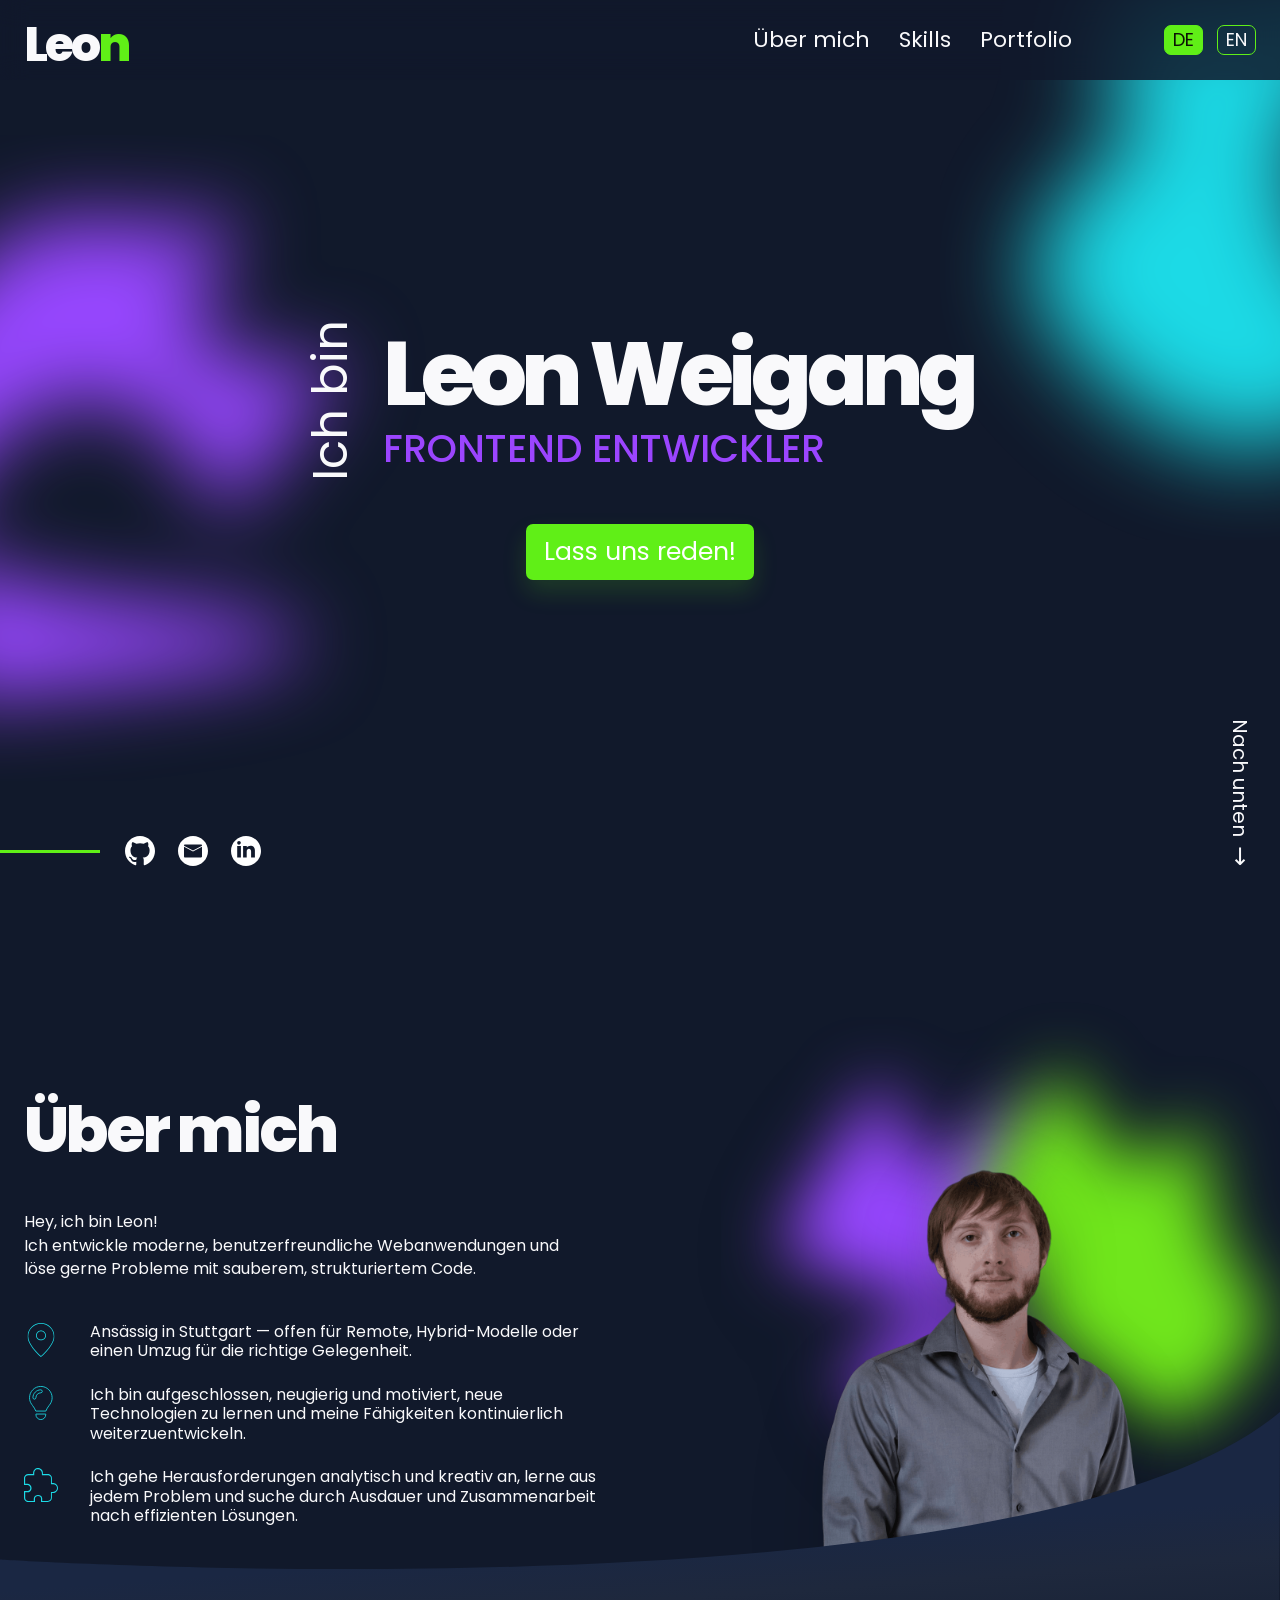
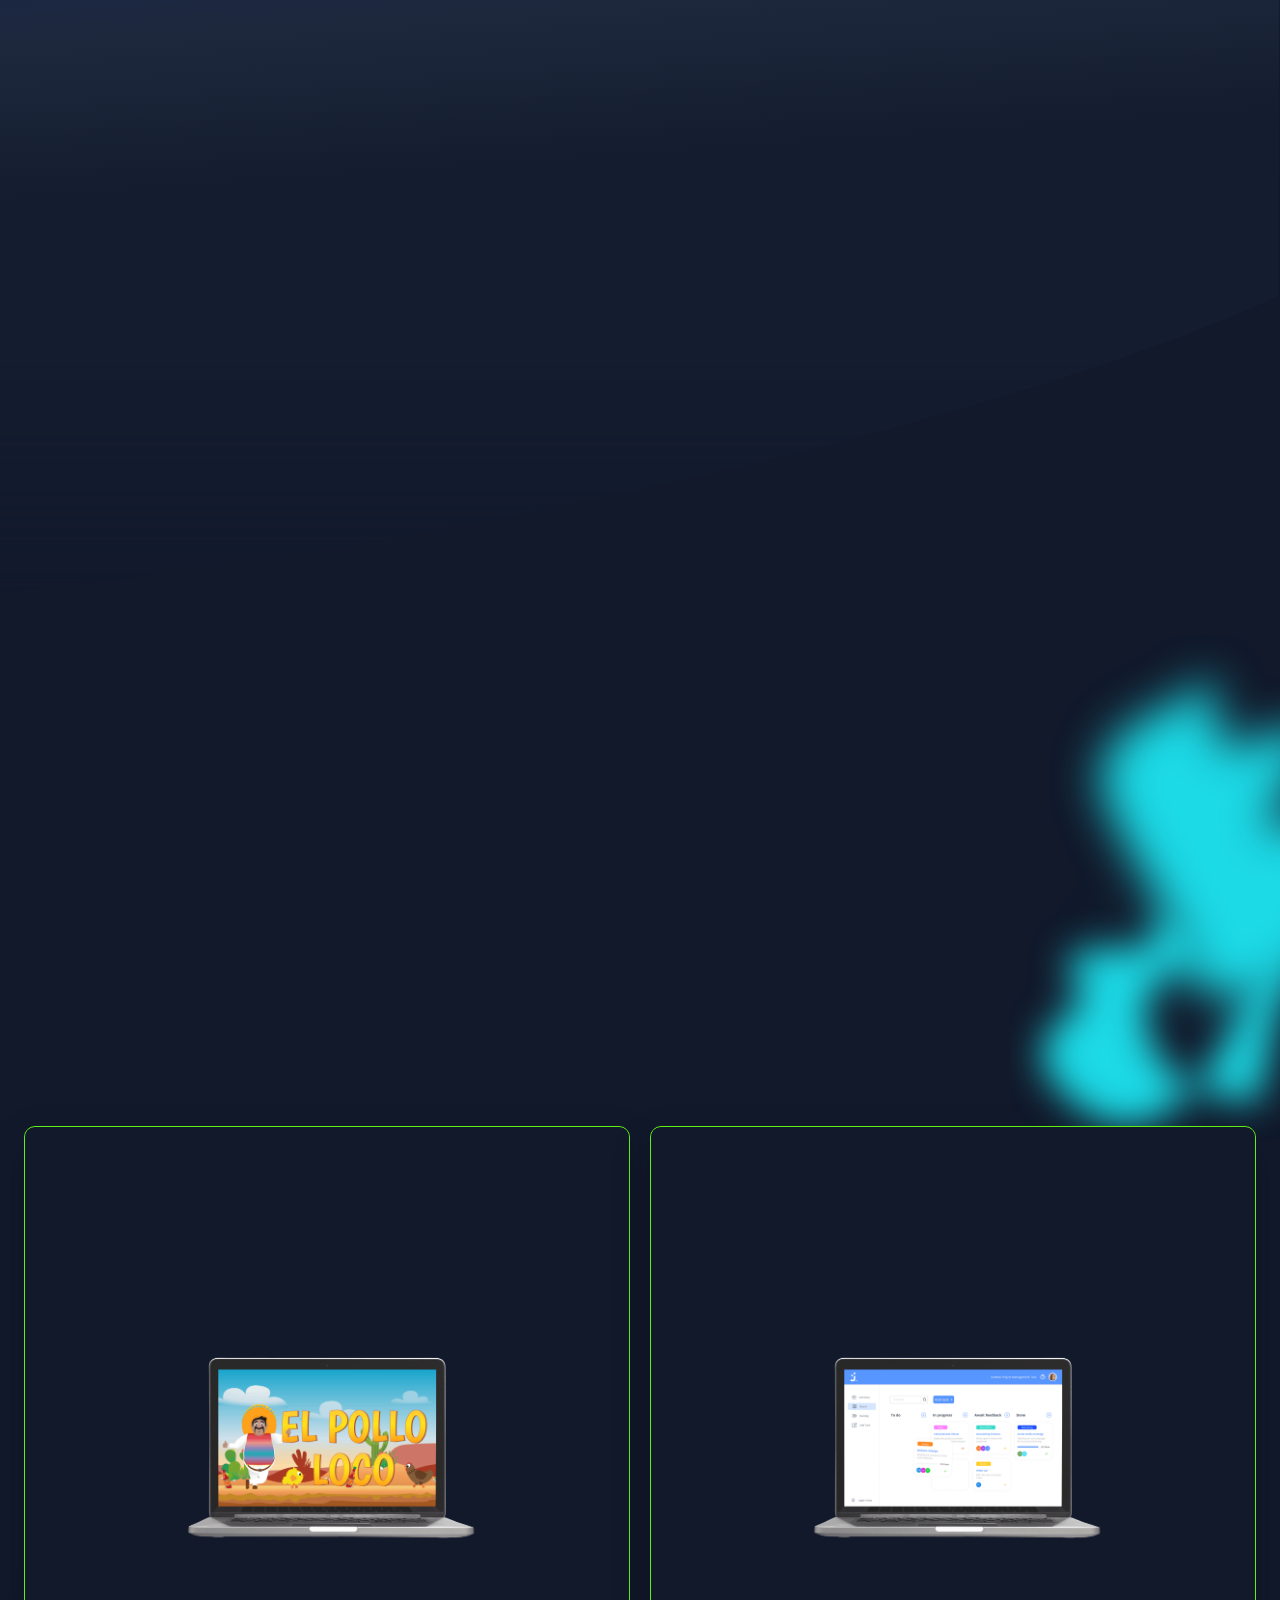
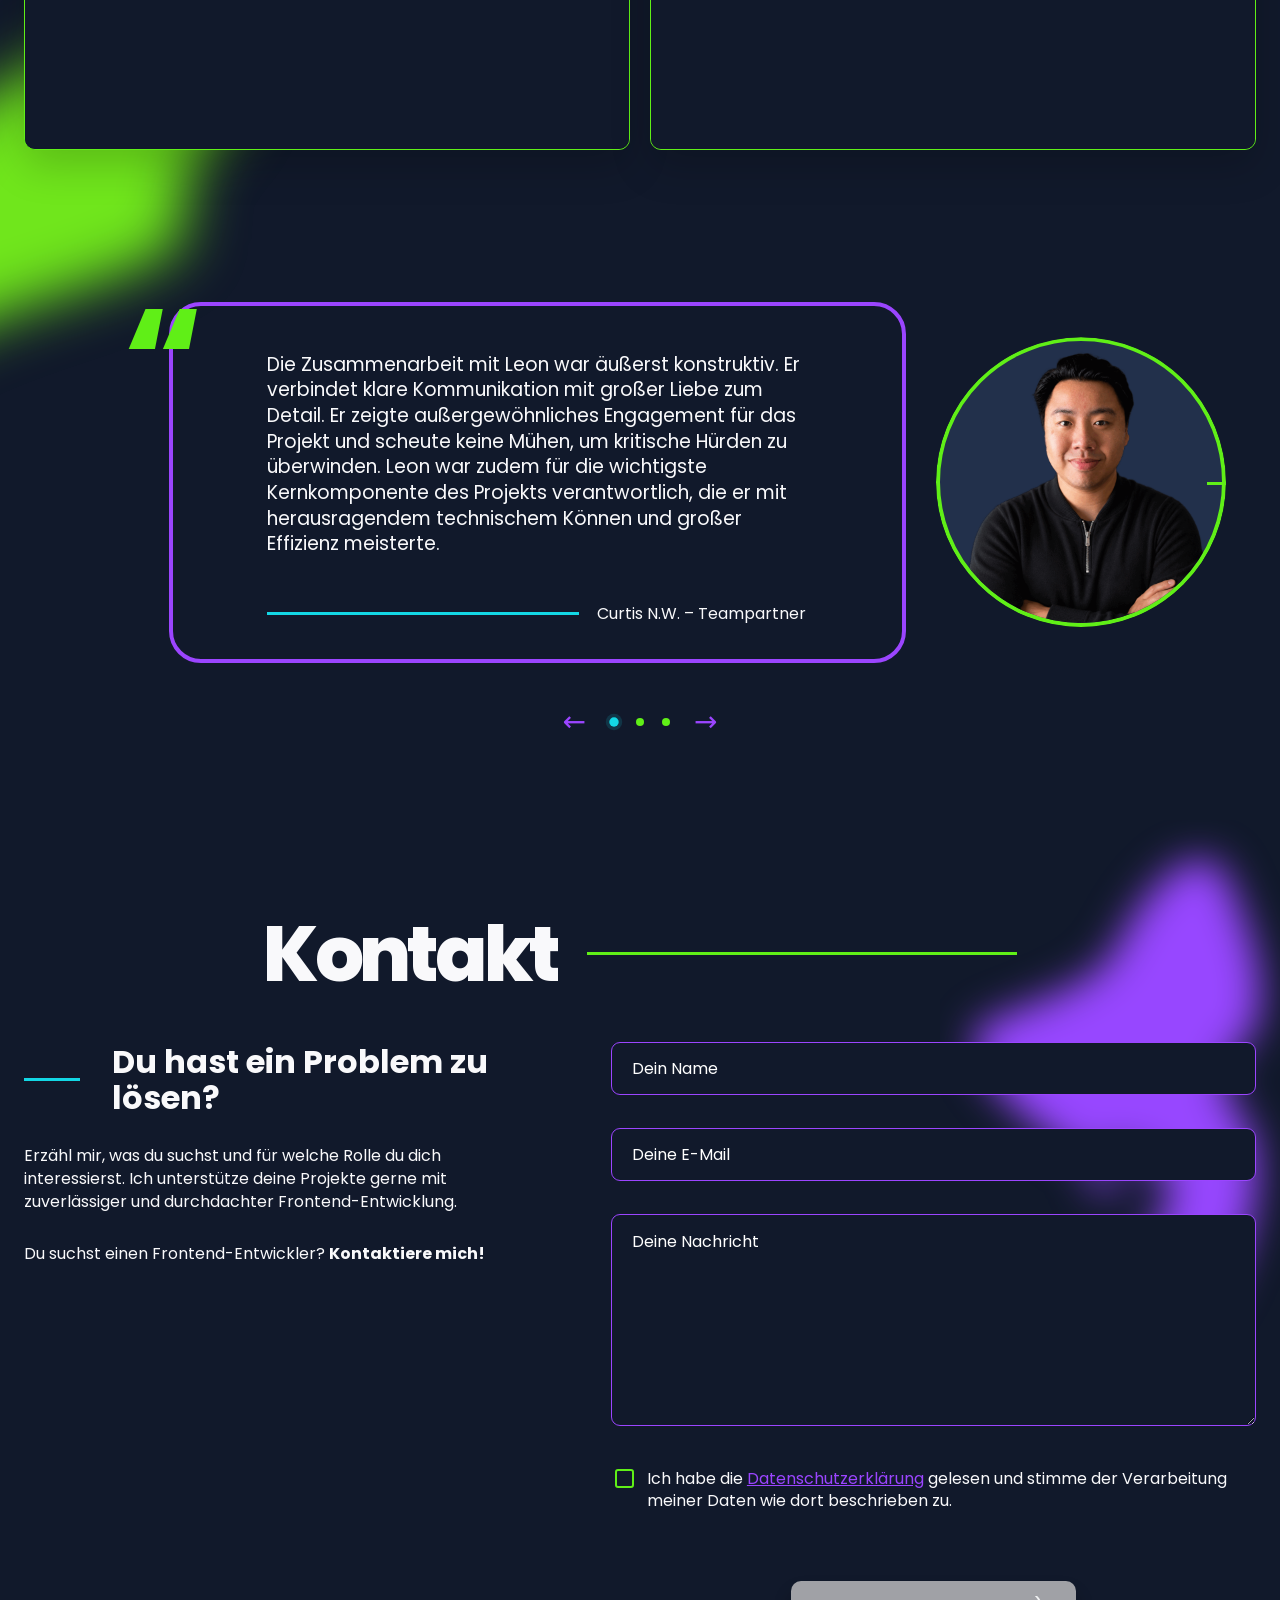
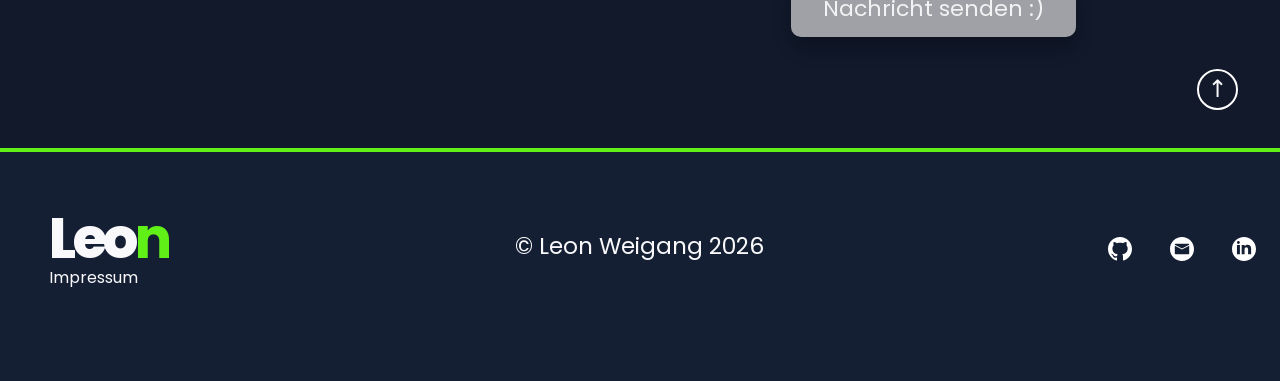
<file: index.html>
<!doctype html>
<html lang="en">

<head>
  <meta charset="utf-8">
  <meta name="viewport" content="width=device-width, initial-scale=1">
  <meta name="description" content="Portfolio of Leon Weigang, Frontend Developer.">
  <meta name="theme-color" content="#11192b">
  <title>Leon Weigang</title>
  <link rel="icon" href="assets/favicon.svg" type="image/svg+xml">
  <link rel="preconnect" href="https://fonts.googleapis.com">
  <link rel="preconnect" href="https://fonts.gstatic.com" crossorigin>
  <link href="https://fonts.googleapis.com/css2?family=Poppins:wght@400;500;600;700;800&display=swap" rel="stylesheet">
  <link rel="stylesheet" href="style.css">
  <script type="module" src="script.js"></script>
</head>

<body>
  <a class="skip-link" href="#main-content" data-i18n="skipContent">Skip to content</a>

  <header class="site-header" id="site-header">
    <div class="page-container header-inner">
      <a class="logo" href="#hero" aria-label="Leon Weigang home" data-i18n-aria="homeAria">
        <span class="logo-white">Leo</span><span class="logo-accent">n</span>
      </a>

      <nav class="desktop-nav" aria-label="Primary navigation">
        <a href="#aboutTitle" data-i18n="navAbout">About me</a>
        <a href="#skills-title" data-i18n="navSkills">Skills</a>
        <a href="#portfolio-title" data-i18n="navPortfolio">Portfolio</a>
      </nav>

      <div class="header-right">
        <div class="language-switch" aria-label="Language switcher" data-i18n-aria="languageSwitcher">
          <button type="button" class="language-button is-active" data-language="de" aria-pressed="false">DE</button>
          <button type="button" class="language-button" data-language="en" aria-pressed="true">EN</button>
        </div>
        <button class="menu-toggle" type="button" aria-expanded="false" aria-controls="mobile-menu"
          aria-label="Open menu" data-i18n-aria="menuOpen">
          <span></span><span></span><span></span>
        </button>
      </div>
    </div>
  </header>

  <aside class="mobile-menu" id="mobile-menu" aria-hidden="true">
    <nav class="mobile-nav" aria-label="Mobile navigation" data-i18n-aria="mobileNavigation">
      <a href="#aboutTitle" data-i18n="navAbout">About me</a>
      <a href="#skills-title" data-i18n="navSkills">Skills</a>
      <a href="#portfolio-title" data-i18n="navPortfolio">Portfolio</a>
      <div class="mobile-nav-footer">
        <button type="button" class="language-button" data-language="de" aria-pressed="false">DE</button>
        <button type="button" class="language-button is-active" data-language="en" aria-pressed="true">EN</button>
      </div>
    </nav>
  </aside>

  <main id="main-content">
    <section class="hero" id="hero" aria-labelledby="hero-title">
      <img class="bg-glow hero-glow-purple" src="assets/backgrounds/purple_shadow_cutted.svg" alt="" aria-hidden="true">
      <img class="bg-glow hero-glow-purple-2" src="assets/backgrounds/blue_shadow_cutted.svg" alt="" aria-hidden="true">

      <div class="page-container hero-content reveal reveal-up">
        <div class="hero-title-row">
          <p class="hero-i-am" data-i18n="heroIAm">I am</p>
          <div>
            <h1 id="hero-title">Leon Weigang</h1>
            <p class="hero-role" data-i18n="heroRole">FRONTEND DEVELOPER</p>
          </div>
        </div>
        <a class="cta-button hero-button" href="#contact" data-i18n="heroCta">Let's talk!</a>
      </div>

      <div class="hero-socials reveal reveal-left" style="--reveal-delay: .25s">
        <span class="accent-line" aria-hidden="true"></span>
        <a href="https://github.com/LeonWeigang-Dev" target="_blank" rel="noopener noreferrer" aria-label="GitHub">
          <img src="assets/hero_section/github_icon.svg" alt="">
        </a>
        <a href="mailto:maxim.orlando@web.de" aria-label="Email">
          <img src="assets/hero_section/mail_icon.svg" alt="">
        </a>
        <a href="https://www.linkedin.com/in/leon-weigang" target="_blank" rel="noopener noreferrer"
          aria-label="LinkedIn">
          <img src="assets/hero_section/linkedin_icon.svg" alt="">
        </a>
      </div>

      <a class="scroll-down" href="#about" aria-label="Scroll to About me" data-i18n-aria="scrollAbout">
        <span data-i18n="scrollDown">Scroll down</span><span class="scroll-arrow" aria-hidden="true">↓</span>
      </a>
    </section>

    <section class="about section" aria-labelledby="about-title">
      <div class="about-bg-shape" aria-hidden="true"></div>
      <div class="about-bg-green">
        <img src="assets/backgrounds/photo_shadows.svg" alt="" aria-hidden="true">
      </div>
      <div class="page-container about-grid">
        <div class="about-copy reveal reveal-left">
          <h2 class="section-title" id="aboutTitle" data-i18n="aboutTitle">About me</h2>
          <p class="lead-copy" data-i18n-html="aboutLead">Hey there, I'm Leon!<br>
            I'm a frontend developer who enjoys turning ideas into intuitive, responsive and accessible web
            experiences.<br>
            I love learning, improving my skills and creating clean solutions with attention to detail.<br><br>
            Let's connect and create something amazing together!</p>

          <ul class="about-points">
            <li>
              <img src="assets/aboutme_section/located_icon.svg" alt="" aria-hidden="true">
              <span data-i18n="aboutLocated">Where are you located? Are you open to different ways of working, such as
                working remotely or even relocating?</span>
            </li>
            <li>
              <img src="assets/aboutme_section/mindset_icon.svg" alt="" aria-hidden="true">
              <span data-i18n="aboutMindset">Show that you are open-minded. Are you enthusiastic about learning new
                technologies and continually improving your skills?</span>
            </li>
            <li>
              <img src="assets/aboutme_section/problem_icon.svg" alt="" aria-hidden="true">
              <span data-i18n="aboutProblem">A brief description of your problem-solving approach. Do you learn from
                each challenge and search for the most efficient solution? You can include keywords like: analytical
                thinking, creativity, persistence and collaboration.</span>
            </li>
          </ul>
        </div>

        <div class="about-photo-wrap reveal reveal-right" style="--reveal-delay: .1s">
          <img class="about-photo" src="assets/aboutme_section/leon_foto.png" alt="Portrait of Leon Weigang">
        </div>
      </div>
    </section>

    <section class="skills section" id="skills" aria-labelledby="skills-title">
      <img class="skills-bg-image" src="assets/skills_section/bg_skills_about_section.svg" alt="" aria-hidden="true">
      <img class="skills-cyan-glow" src="assets/backgrounds/blue_shadow_2.svg" alt="" aria-hidden="true">
      <div class="page-container skills-grid">
        <div class="skills-list reveal reveal-left">
          <div class="skill-item"><img src="assets/skills_section/html_icon.svg" alt=""><strong>HTML</strong></div>
          <div class="skill-item"><img src="assets/skills_section/css_icon.svg" alt=""><strong>CSS</strong></div>
          <div class="skill-item"><img src="assets/skills_section/javascript_icon.svg"
              alt=""><strong>JavaScript</strong></div>
          <div class="skill-item"><img src="assets/skills_section/typescript_icon.svg"
              alt=""><strong>TypeScript</strong></div>
          <div class="skill-item"><img src="assets/skills_section/angular_icon.svg" alt=""><strong>Angular</strong>
          </div>
          <div class="skill-item"><img src="assets/skills_section/supabase_icon.svg" alt=""><strong>Supabase</strong>
          </div>
          <div class="skill-item"><img src="assets/skills_section/firebase_icon.svg" alt=""><strong>Firebase</strong>
          </div>
          <div class="skill-item"><img src="assets/skills_section/git_icon.svg" alt=""><strong>Git</strong></div>
          <div class="skill-item"><img src="assets/skills_section/api_icon.svg" alt=""><strong>REST-API</strong></div>
          <div class="skill-item"><img src="assets/skills_section/scrum_icon.svg" alt=""><strong>Scrum</strong></div>
          <div class="skill-item"><img src="assets/skills_section/material_design_icon.svg"
              alt=""><strong>Material<br>design</strong></div>
          <div class="skill-item learning" tabindex="0" aria-describedby="learning-popup">
            <img src="assets/skills_section/more_learning_icon.svg" alt="">
            <strong>Continually<br>learning</strong>
            <div class="skill-learning-popup" id="learning-popup" role="tooltip" aria-hidden="true">
              <p data-i18n="learningPopup">I have a special interest in learning</p>
              <div class="skill-learning-popup-items">
                <span data-i18n="learningPython">Python</span>
                <span data-i18n="learningKi">Ki</span>
              </div>
            </div>
          </div>
        </div>

        <div class="skills-copy reveal reveal-right">
          <div class="title-with-line">
            <h2 class="section-title" id="skills-title" data-i18n="skillsTitle">Skills</h2>
            <span aria-hidden="true"></span>
          </div>
          <p data-i18n="skillsText">Highlight your experience of working on different projects using different front-end
            technologies (such as HTML, CSS, JavaScript, etc.) and emphasise your openness to learning and adapting to
            new technologies. Mention the importance of continuing education to keep up with the rapid changes in web
            development.</p>
          <h3 data-i18n-html="skillsQuestion">Looking for <span>another skill?</span></h3>
          <p data-i18n="skillsQuestionText">Reveal enthusiasm for learning new technologies and frameworks.</p>
          <a class="cta-button" href="#contact" data-i18n="getInTouch">Get in touch</a>
        </div>
      </div>
    </section>

    <section class="portfolio section" id="portfolio" aria-labelledby="portfolio-title">
      <img class="portfolio-cyan" src="assets/backgrounds/blue_shadow_1.svg" alt="" aria-hidden="true">
      <img class="portfolio-green" src="assets/backgrounds/green_shadow_skills_portfolio.svg" alt="" aria-hidden="true">
      <div class="page-container portfolio-inner">
        <div class="portfolio-heading reveal reveal-left">
          <div class="heading-accent" aria-hidden="true"></div>
          <div>
            <h2 class="section-title" id="portfolio-title" data-i18n="portfolioTitle">Portfolio</h2>
            <p data-i18n-html="portfolioText">Explore a selection of my work here – Interact with projects<br
                class="desktop-only"> to see my skills in action.</p>
          </div>
        </div>

        <div class="portfolio-grid">
          <article class="project-card reveal reveal-up" style="--reveal-delay: .05s">
            <img class="project-image" src="assets/portfolio_section/elpolloloco_portfolio.png"
              alt="El Pollo Loco project preview" data-i18n-alt="altElPolloLoco">
            <div class="project-hover project-overlay">
              <div class="project-actions">
                <a class="project-button project-button-github" href="https://github.com/LeonWeigang-Dev/el_pollo_loco"
                  target="_blank" rel="noopener noreferrer" data-i18n="github">Github</a>
                <a class="project-button project-button-live" href="https://www.el-pollo-loco.leon-weigang.de/"
                  target="_blank" rel="noopener noreferrer" data-i18n="liveTest">Live test</a>
              </div>
              <div class="project-info">
                <h3 data-i18n="projectElPolloLocoTitle">El Pollo Loco</h3>
                <p data-i18n="projectElPolloLocoDescription">Jump, run and throw game based on object-oriented approach.
                  Help Pepe to find coins and tabasco salsa to fight against the crazy hen.</p>
                <p class="project-tech" data-i18n="projectElPolloLocoTech">JavaScript | HTML | CSS</p>
              </div>
            </div>
          </article>

          <article class="project-card reveal reveal-up" style="--reveal-delay: .1s">
            <img class="project-image" src="assets/portfolio_section/join_portfolio.png" alt="JOIN project preview"
              data-i18n-alt="altJoin">
            <div class="project-hover project-overlay">
              <div class="project-actions">
                <a class="project-button project-button-github" href="https://github.com/LeonWeigang-Dev/join"
                  target="_blank" rel="noopener noreferrer" data-i18n="github">Github</a>
                <a class="project-button project-button-live" href="https://www.join.leon-weigang.de/" target="_blank"
                  rel="noopener noreferrer" data-i18n="liveTest">Live test</a>
              </div>
              <div class="project-info">
                <h3 data-i18n="projectJoinTitle">Join</h3>
                <p data-i18n="projectJoinDescription">Task manager inspired by the Kanban System. Create and organize
                  tasks using drag and drop functions, assign users and categories.</p>
                <p class="project-tech" data-i18n="projectJoinTech">Angular | TypeScript | HTML | CSS | Firebase</p>
              </div>
            </div>
          </article>

          <!-- <article class="project-card reveal reveal-up" style="--reveal-delay: .15s">
            <img class="project-image" src="assets/portfolio_section/daBubble_portfolio.png"
              alt="daBubble project preview" data-i18n-alt="altDaBubble">
            <div class="project-hover project-overlay">
              <div class="project-actions">
                <a class="project-button project-button-github" href="#"
                  aria-disabled="true" data-i18n="github">Github</a>
                <a class="project-button project-button-live" href="#"
                  aria-disabled="true" data-i18n="liveTest">Live test</a>
              </div>
              <div class="project-info">
                <h3 data-i18n="projectDaBubbleTitle">daBubble</h3>
                <p data-i18n="projectPlaceholderDescription">Add the project description here.</p>
                <p class="project-tech" data-i18n="projectPlaceholderTech">Add technologies here.</p>
              </div>
            </div>
          </article> -->

          <!-- <article class="project-card reveal reveal-up" style="--reveal-delay: .2s">
            <img class="project-image" src="assets/portfolio_section/pokedex_portfolio.png"
              alt="Pokédex project preview" data-i18n-alt="altPokedex">
            <div class="project-hover project-overlay">
              <div class="project-actions">
                <a class="project-button project-button-github" href="#"
                  aria-disabled="true" data-i18n="github">Github</a>
                <a class="project-button project-button-live" href="#"
                  aria-disabled="true" data-i18n="liveTest">Live test</a>
              </div>
              <div class="project-info">
                <h3 data-i18n="projectPokedexTitle">Pokédex</h3>
                <p data-i18n="projectPlaceholderDescription">Add the project description here.</p>
                <p class="project-tech" data-i18n="projectPlaceholderTech">Add technologies here.</p>
              </div>
            </div>
          </article> -->
        </div>
      </div>
    </section>

    <section class="testimonial section" aria-labelledby="testimonial-title">
      <h2 id="testimonial-title" class="sr-only" data-i18n="testimonialSection">Testimonials</h2>
      <div class="page-container testimonial-inner reveal reveal-up">
        <div class="quote-mark" aria-hidden="true">“</div>
        <article class="testimonial-card" aria-live="polite">
          <p data-testimonial-text>Working with Leon was highly constructive. He combines clear communication with a
            strong attention to detail. He demonstrated exceptional commitment to the project, regularly going the extra
            mile to resolve critical hurdles. Leon was also responsible for the project's most substantial core
            component,
            which he mastered with outstanding technical skill and efficiency.</p>
          <div class="testimonial-author-line">
            <span></span>
            <span data-testimonial-author>Curtis N.W. - Team Partner</span>
          </div>
        </article>
        <div class="testimonial-person">
          <img src="assets/testimonial_section/curtis.png" alt="testimonial portrait" data-testimonial-image>
        </div>
      </div>
      <div class="testimonial-controls" aria-label="Testimonial controls" data-i18n-aria="testimonialControls">
        <button type="button" aria-label="Previous testimonial" data-i18n-aria="previousTestimonial">←</button>
        <button type="button" class="dot is-active" aria-label="Testimonial 1" data-testimonial-index="0"></button>
        <button type="button" class="dot" aria-label="Testimonial 2" data-testimonial-index="1"></button>
        <button type="button" class="dot" aria-label="Testimonial 3" data-testimonial-index="2"></button>
        <button type="button" aria-label="Next testimonial" data-i18n-aria="nextTestimonial">→</button>
      </div>
    </section>

    <section class="contact section" id="contact" aria-labelledby="contact-title">
      <img class="contact-purple" src="assets/backgrounds/purple_shadow_footer_V2.svg" alt="" aria-hidden="true">
      <div class="page-container contact-inner">
        <div class="contact-heading reveal reveal-up">
          <h2 class="section-title" id="contact-title" data-i18n="contactTitle">Contact</h2>
          <span aria-hidden="true"></span>
        </div>
        <div class="contact-grid">
          <div class="contact-copy reveal reveal-left">
            <div class="contact-copy-title"><span aria-hidden="true"></span>
              <h3 data-i18n="contactHeading">Got a problem to solve?</h3>
            </div>
            <p data-i18n="contactText">Encourage people to contact you and describe what role you are interested in.
              Show that you will add value to their projects through your work.</p>
            <p data-i18n-html="contactCta">Need a Frontend developer? <strong>Contact me!</strong></p>
          </div>

          <form class="contact-form reveal reveal-right" id="contact-form" action="send_mail.php" method="post"
            novalidate>
            <label>
              <span class="sr-only" data-i18n="nameLabel">Your name</span>
              <input id="name" name="name" type="text" autocomplete="name" placeholder="Your name"
                data-i18n-placeholder="namePlaceholder" minlength="2" required>
            </label>
            <p class="field-error" id="name-error" aria-live="polite"></p>
            <label>
              <span class="sr-only" data-i18n="emailLabel">Your email</span>
              <input id="email" name="email" type="email" autocomplete="email" placeholder="Your email"
                data-i18n-placeholder="emailPlaceholder" required>
            </label>
            <p class="field-error" id="email-error" aria-live="polite"></p>
            <label>
              <span class="sr-only" data-i18n="messageLabel">Your message</span>
              <textarea id="message" name="message" rows="6" minlength="10" placeholder="Your message"
                data-i18n-placeholder="messagePlaceholder" required></textarea>
            </label>
            <p class="field-error" id="message-error" aria-live="polite"></p>
            <label class="privacy-row">
              <input id="privacy" name="privacy" type="checkbox" required>
              <span data-i18n-html="privacyConsent">I've read the <a href="privacy-policy.html">privacy policy</a> and
                agree to the processing of my data as outlined.</span>
            </label>
            <p class="field-error" id="privacy-error" aria-live="polite"></p>
            <button class="send-button" id="submit-button" type="submit" disabled data-i18n="sendMessage">Send message
              :)</button>
            <p class="form-status" id="form-status" role="status" aria-live="polite"></p>
          </form>
        </div>
        <a class="back-to-top" href="#hero" aria-label="Back to top" data-i18n-aria="backToTop">↑</a>
      </div>
    </section>
  </main>

  <footer class="footer">
    <div class="page-container footer-inner">
      <div class="footer-left">
        <a class="footer-logo" href="legal-notice.html" aria-label="Leon Weigang home"><span>Leo</span><b>n</b></a>
        <a href="legal-notice.html" data-i18n="legalNotice">Legal Notice</a>
      </div>
      <p>© Leon Weigang 2026</p>
      <div class="footer-socials">
        <a href="https://github.com/LeonWeigang-Dev" target="_blank" rel="noopener noreferrer" aria-label="GitHub"><img
            src="assets/footer_section/github_icon.svg" alt=""></a>
        <a href="mailto:maxim.orlando@web.de" aria-label="Email"><img src="assets/footer_section/mail_icon.svg"
            alt=""></a>
        <a href="https://www.linkedin.com/in/leon-weigang" target="_blank" rel="noopener noreferrer"
          aria-label="LinkedIn"><img src="assets/footer_section/linkedIn_icon.svg" alt=""></a>
      </div>
    </div>
  </footer>
</body>

</html>
</file>
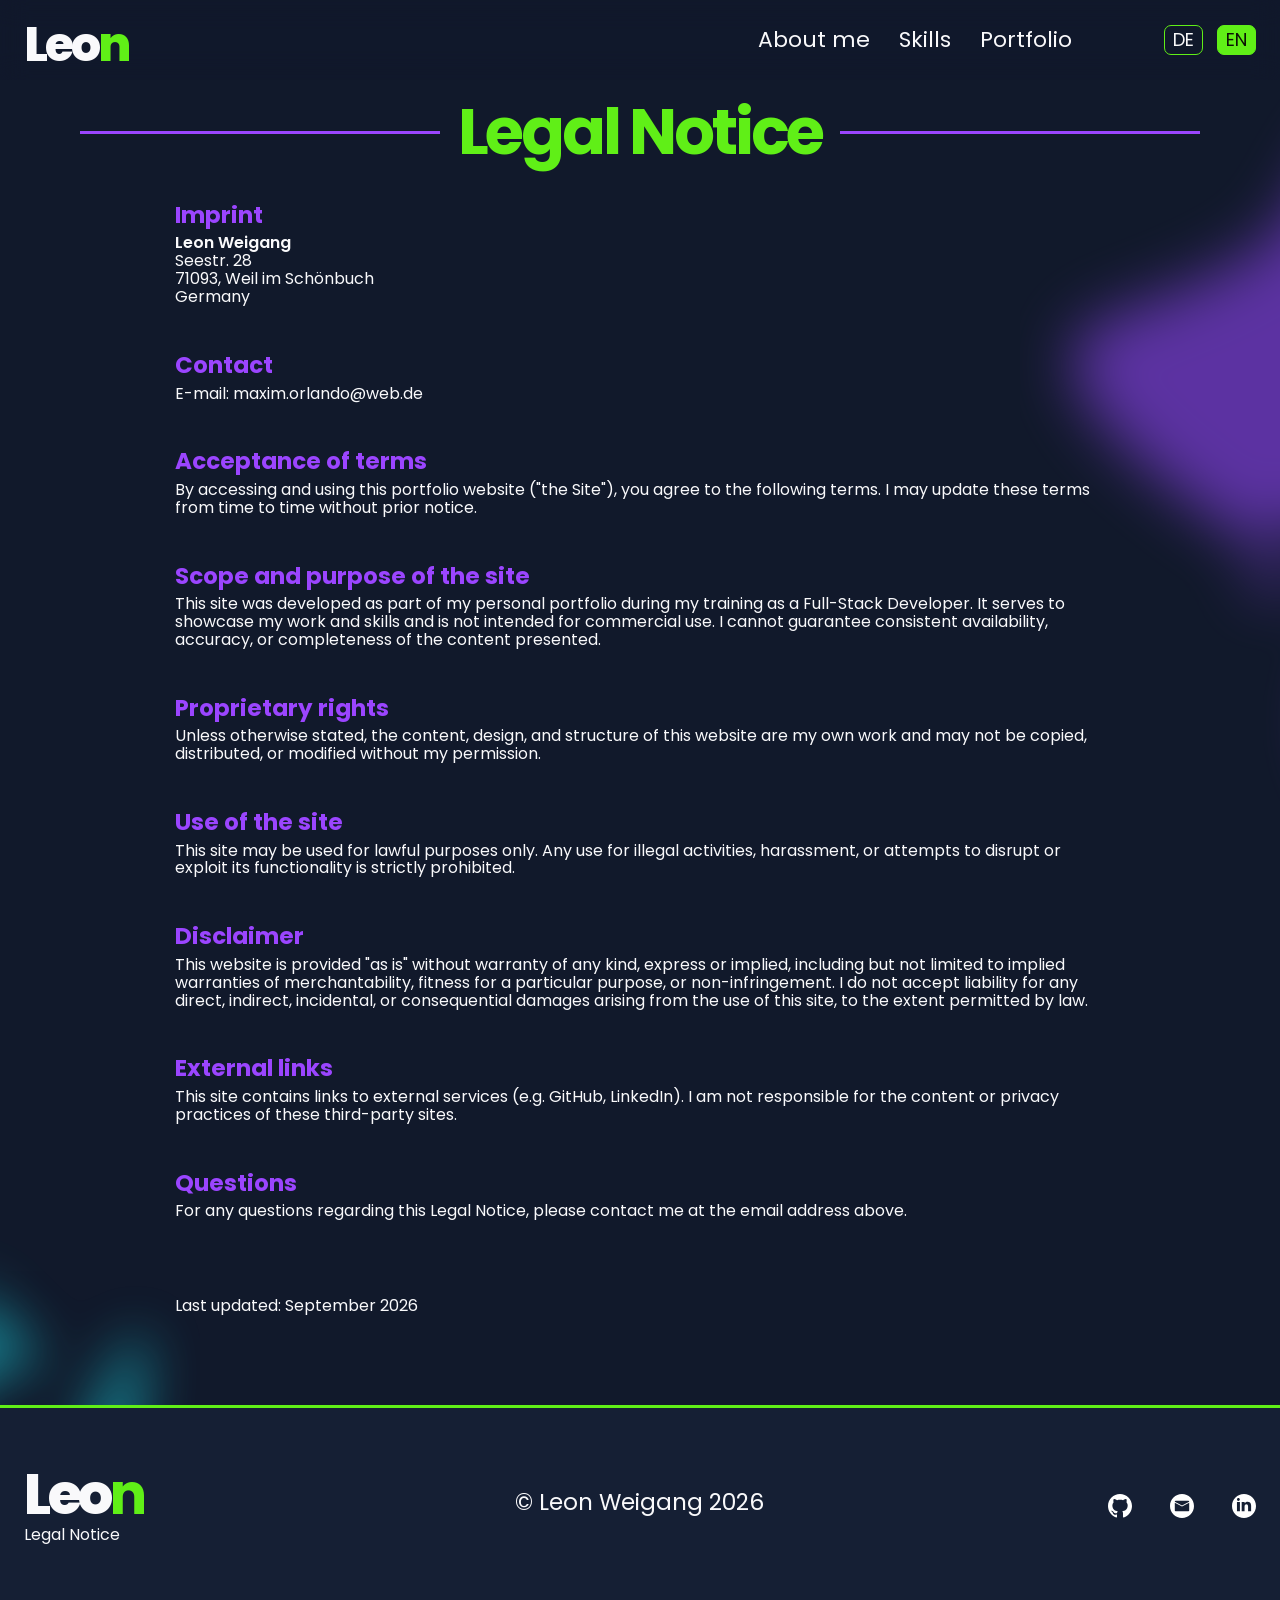
<file: legal-notice.html>
<!doctype html>
<html lang="de">

<head>
  <meta charset="utf-8">
  <meta name="viewport" content="width=device-width, initial-scale=1">
  <meta name="description" content="Impressum für die Portfolio-Webseite von Leon Weigang.">
  <meta name="theme-color" content="#11192b">
  <title>Impressum | Leon Weigang</title>
  <link rel="icon" href="assets/favicon.svg" type="image/svg+xml">
  <link rel="preconnect" href="https://fonts.googleapis.com">
  <link rel="preconnect" href="https://fonts.gstatic.com" crossorigin>
  <link href="https://fonts.googleapis.com/css2?family=Poppins:wght@400;500;600;700;800&display=swap" rel="stylesheet">
  <link rel="stylesheet" href="style.css">
  <script type="module" src="script.js"></script>
</head>

<body class="legal-page" data-page-title-key="legalPageTitle">
  <a class="skip-link" href="#legal-content" data-i18n="skipContent">Zum Inhalt springen</a>

  <header class="site-header" id="site-header">
    <div class="page-container header-inner">
      <a class="logo" href="index.html#hero" aria-label="Leon Weigang home" data-i18n-aria="homeAria">
        <span class="logo-white">Leo</span><span class="logo-accent">n</span>
      </a>
      <nav class="desktop-nav" aria-label="Primary navigation">
        <a href="index.html#about" data-i18n="navAbout">About me</a>
        <a href="index.html#skills" data-i18n="navSkills">Skills</a>
        <a href="index.html#portfolio" data-i18n="navPortfolio">Portfolio</a>
      </nav>
      <div class="header-right">
        <div class="language-switch" aria-label="Language switcher" data-i18n-aria="languageSwitcher">
          <button type="button" class="language-button" data-language="de" aria-pressed="true">DE</button>
          <button type="button" class="language-button is-active" data-language="en" aria-pressed="false">EN</button>
        </div>
        <button class="menu-toggle" type="button" aria-expanded="false" aria-controls="mobile-menu"
          aria-label="Open menu" data-i18n-aria="menuOpen">
          <span></span><span></span><span></span>
        </button>
      </div>
    </div>
  </header>

  <aside class="mobile-menu" id="mobile-menu" aria-hidden="true">
    <nav class="mobile-nav" aria-label="Mobile navigation" data-i18n-aria="mobileNavigation">
      <a href="index.html#about" data-i18n="navAbout">About me</a>
      <a href="index.html#skills" data-i18n="navSkills">Skills</a>
      <a href="index.html#portfolio" data-i18n="navPortfolio">Portfolio</a>
      <div class="mobile-nav-footer">
        <button type="button" class="language-button" data-language="de" aria-pressed="true">DE</button>
        <button type="button" class="language-button is-active" data-language="en" aria-pressed="false">EN</button>
      </div>
    </nav>
  </aside>

  <main id="legal-content" class="legal-main">
    <img class="legal-glow legal-glow-purple" src="assets/backgrounds/purple_shadow_footer_V2.svg" alt=""
      aria-hidden="true">
    <img class="legal-glow legal-glow-cyan" src="assets/backgrounds/blue_shadow_1.svg" alt="" aria-hidden="true">

    <div class="page-container legal-shell">
      <header class="legal-heading reveal reveal-up">
        <div class="heading-accent" aria-hidden="true"></div>
        <div>
          <p class="legal-kicker">Leon Weigang · Frontend Developer</p>
          <h1 data-i18n="legalTitle">Legal Notice</h1>
        </div>
      </header>

      <article class="legal-content reveal reveal-up">
        <section class="legal-card">
          <span class="legal-card-number" aria-hidden="true">01</span>
          <h2 data-i18n="legalImprintHeading">Imprint</h2>
          <p><strong>Leon Weigang</strong><br>Seestr. 28<br>71093, Weil im Schönbuch<br>Germany</p>
        </section>

        <section class="legal-card">
          <span class="legal-card-number" aria-hidden="true">02</span>
          <h2 data-i18n="legalContactHeading">Contact</h2>
          <p>E-mail: maxim.orlando@web.de</p>
        </section>

        <section class="legal-card">
          <span class="legal-card-number" aria-hidden="true">03</span>
          <h2 data-i18n="acceptanceOfTerms">Acceptance of terms</h2>
          <p data-i18n="acceptanceOfTermsText">By accessing and using this portfolio website ("the Site"), you agree to
            the following terms. I may update these terms from time to time without prior notice.
          </p>
        </section>

        <section class="legal-card">
          <span class="legal-card-number" aria-hidden="true">03</span>
          <h2 data-i18n="scopeAndPurposeOfThesite">Scope and purpose of the site</h2>
          <p data-i18n="scopeAndPurposeOfThesiteText">This site was developed as part of my personal portfolio during my
            training
            as a Full-Stack Developer. It serves to showcase my work and skills and is not intended for commercial use.
            I cannot guarantee consistent availability, accuracy, or completeness of the content presented.
          </p>
        </section>

        <section class="legal-card">
          <span class="legal-card-number" aria-hidden="true">03</span>
          <h2 data-i18n="proprietaryRights">Proprietary rights</h2>
          <p data-i18n="proprietaryRightsText">Unless otherwise stated, the content, design, and structure of this
            website
            are my own work and may not be copied, distributed, or modified without my permission.
          </p>
        </section>

        <section class="legal-card">
          <span class="legal-card-number" aria-hidden="true">03</span>
          <h2 data-i18n="useOfTheSite">Use of the site</h2>
          <p data-i18n="useOfTheSiteText">This site may be used for lawful purposes only. Any use for illegal
            activities, harassment, or attempts to disrupt or exploit its functionality is strictly prohibited.
          </p>
        </section>

        <section class="legal-card">
          <span class="legal-card-number" aria-hidden="true">03</span>
          <h2 data-i18n="legalDisclaimerHeading">Disclaimer</h2>
          <p data-i18n="legalDisclaimerText">This website is provided "as is" without warranty of any kind, express or
            implied, including but not limited to implied warranties of merchantability, fitness for a particular
            purpose, or non-infringement. I do not accept liability for any direct, indirect, incidental, or
            consequential damages arising from the use of this site, to the extent permitted by law.
          </p>
        </section>

        <section class="legal-card">
          <span class="legal-card-number" aria-hidden="true">03</span>
          <h2 data-i18n="externalLinks">External links</h2>
          <p data-i18n="externalLinksText">This site contains links to external services (e.g. GitHub, LinkedIn). I am
            not responsible for the content or privacy practices of these third-party sites.
          </p>
        </section>

        <section class="legal-card">
          <span class="legal-card-number" aria-hidden="true">03</span>
          <h2 data-i18n="questions">Questions</h2>
          <p data-i18n="questionText">For any questions regarding this Legal Notice, please contact me at the
            email address above.
          </p>
        </section>
        <p class="update-date" data-i18n="date_updated">Last updated: July 2026</p>
      </article>
    </div>
  </main>

  <footer class="footer legal-footer">
    <div class="page-container footer-inner">
      <div class="footer-left">
        <a class="footer-logo" href="index.html#hero" aria-label="Leon Weigang home">
          <span>Leo</span><b>n</b>
        </a>
        <a href="legal-notice.html" data-i18n="legalNotice">Legal Notice</a>
      </div>
      <p>© Leon Weigang 2026</p>
      <div class="footer-socials">
        <a href="https://github.com/LeonWeigang-Dev" target="_blank" rel="noopener noreferrer" aria-label="GitHub">
          <img src="assets/footer_section/github_icon.svg" alt="">
        </a>
        <a href="mailto:maxim.orlando@web.de" aria-label="Email">
          <img src="assets/footer_section/mail_icon.svg" alt="">
        </a>
        <a href="https://www.linkedin.com/in/leon-weigang-89b358378/" target="_blank" rel="noopener noreferrer"
          aria-label="LinkedIn">
          <img src="assets/footer_section/linkedIn_icon.svg" alt="">
        </a>
      </div>
    </div>
  </footer>
</body>

</html>
</file>
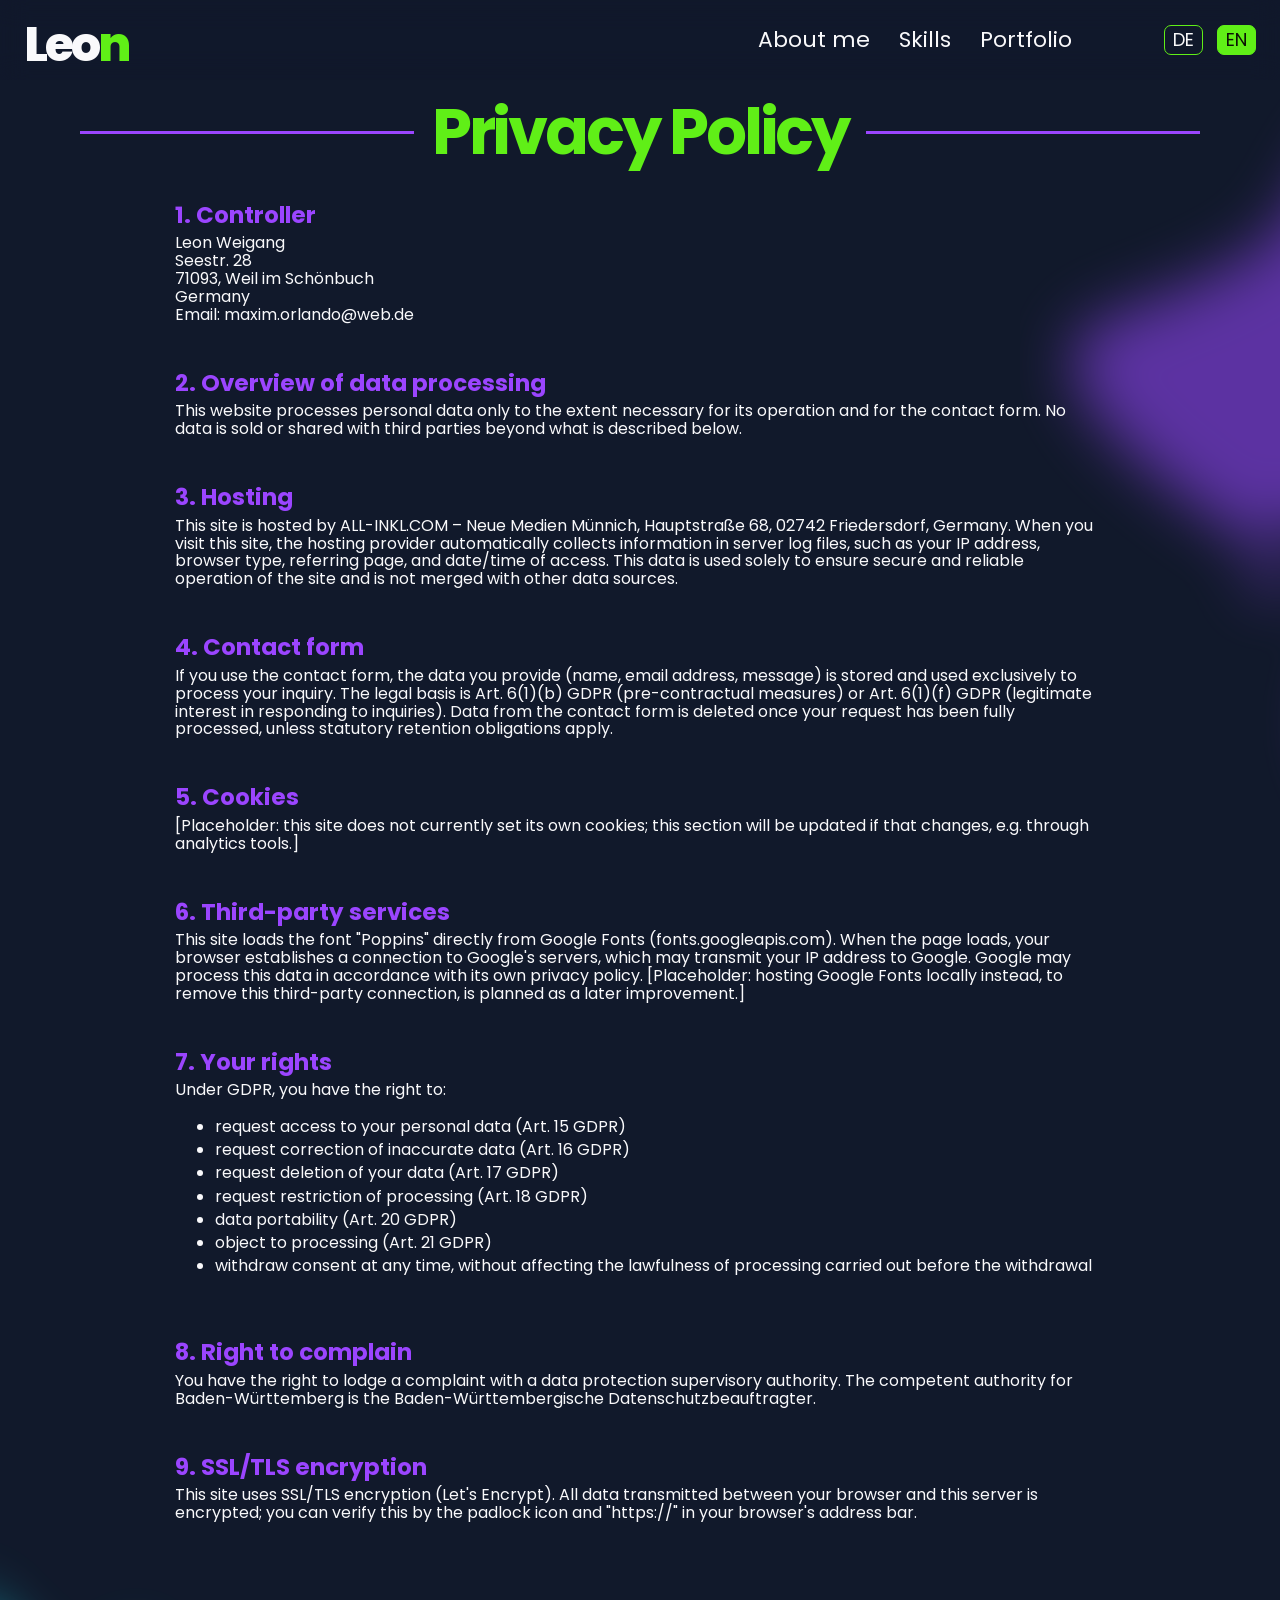
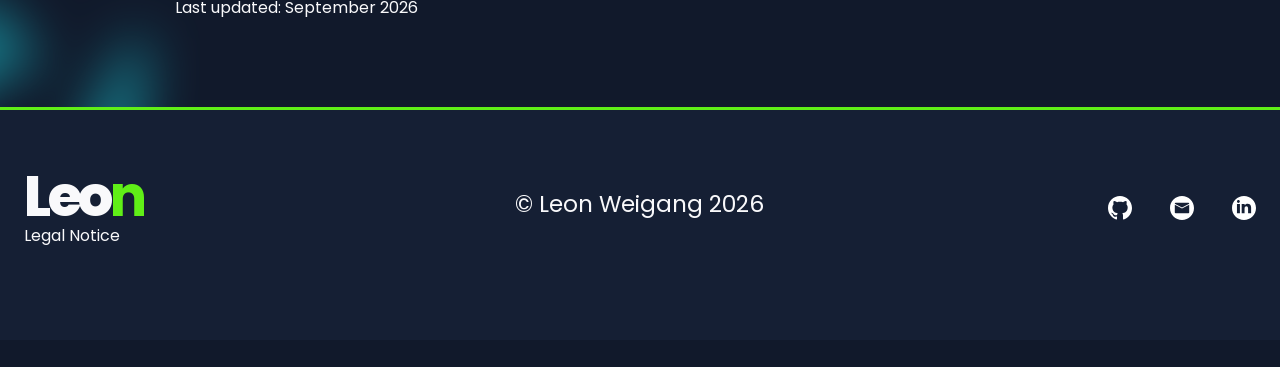
<file: privacy-policy.html>
<!doctype html>
<html lang="de">

<head>
  <meta charset="utf-8">
  <meta name="viewport" content="width=device-width, initial-scale=1">
  <meta name="description" content="Datenschutzerklärung für die Portfolio-Webseite von Leon Weigang.">
  <meta name="theme-color" content="#11192b">
  <title>Datenschutz | Leon Weigang</title>
  <link rel="icon" href="assets/favicon.svg" type="image/svg+xml">
  <link rel="preconnect" href="https://fonts.googleapis.com">
  <link rel="preconnect" href="https://fonts.gstatic.com" crossorigin>
  <link href="https://fonts.googleapis.com/css2?family=Poppins:wght@400;500;600;700;800&display=swap" rel="stylesheet">
  <link rel="stylesheet" href="style.css">
  <script type="module" src="script.js"></script>
</head>

<body class="legal-page" data-page-title-key="privacyPageTitle">
  <a class="skip-link" href="#legal-content" data-i18n="skipContent">Zum Inhalt springen</a>

  <header class="site-header" id="site-header">
    <div class="page-container header-inner">
      <a class="logo" href="index.html#hero" aria-label="Leon Weigang home" data-i18n-aria="homeAria">
        <span class="logo-white">Leo</span><span class="logo-accent">n</span>
      </a>
      <nav class="desktop-nav" aria-label="Primary navigation">
        <a href="index.html#about" data-i18n="navAbout">About me</a>
        <a href="index.html#skills" data-i18n="navSkills">Skills</a>
        <a href="index.html#portfolio" data-i18n="navPortfolio">Portfolio</a>
      </nav>
      <div class="header-right">
        <div class="language-switch" aria-label="Language switcher" data-i18n-aria="languageSwitcher">
          <button type="button" class="language-button" data-language="de" aria-pressed="true">DE</button>
          <button type="button" class="language-button is-active" data-language="en" aria-pressed="false">EN</button>
        </div>
        <button class="menu-toggle" type="button" aria-expanded="false" aria-controls="mobile-menu"
          aria-label="Open menu" data-i18n-aria="menuOpen">
          <span></span><span></span><span></span>
        </button>
      </div>
    </div>
  </header>

  <aside class="mobile-menu" id="mobile-menu" aria-hidden="true">
    <nav class="mobile-nav" aria-label="Mobile navigation" data-i18n-aria="mobileNavigation">
      <a href="index.html#about" data-i18n="navAbout">About me</a>
      <a href="index.html#skills" data-i18n="navSkills">Skills</a>
      <a href="index.html#portfolio" data-i18n="navPortfolio">Portfolio</a>
      <div class="mobile-nav-footer">
        <button type="button" class="language-button" data-language="de" aria-pressed="true">DE</button>
        <button type="button" class="language-button is-active" data-language="en" aria-pressed="false">EN</button>
      </div>
    </nav>
  </aside>

  <main id="legal-content" class="legal-main">
    <img class="legal-glow legal-glow-purple" src="assets/backgrounds/purple_shadow_footer_V2.svg" alt=""
      aria-hidden="true">
    <img class="legal-glow legal-glow-cyan" src="assets/backgrounds/blue_shadow_1.svg" alt="" aria-hidden="true">

    <div class="page-container legal-shell">
      <header class="legal-heading reveal reveal-up">
        <div class="heading-accent" aria-hidden="true"></div>
        <div>
          <p class="legal-kicker">Leon Weigang · Frontend Developer</p>
          <h1 data-i18n="privacyTitle">Privacy Policy</h1>
        </div>
      </header>

      <article class="legal-content reveal reveal-up">

        <section class="legal-card">
          <span class="legal-card-number" aria-hidden="true">01</span>
          <h2 data-i18n="privacyIntroController">1. Controller</h2>
          <p>Leon Weigang
            <br>
            Seestr. 28
            <br>
            71093, Weil im Schönbuch
            <br>
            Germany
            <br>
            Email: maxim.orlando@web.de
          </p>
        </section>

        <section class="legal-card">
          <span class="legal-card-number" aria-hidden="true">02</span>
          <h2 data-i18n="privacyIntroHeading">2. Overview of data processing</h2>
          <p data-i18n="privacyIntroText">This website processes personal data only to the extent necessary for its
            operation and for the contact form. No data is sold or shared with third parties beyond what is described
            below.</p>
        </section>

        <section class="legal-card">
          <span class="legal-card-number" aria-hidden="true">03</span>
          <h2 data-i18n="hosting">3. Hosting</h2>
          <p data-i18n="hostingText">This site is hosted by ALL-INKL.COM – Neue Medien Münnich, Hauptstraße 68, 02742
            Friedersdorf, Germany.

            When you visit this site, the hosting provider automatically collects information in server log files, such
            as your IP address, browser type, referring page, and date/time of access. This data is used solely to
            ensure secure and reliable operation of the site and is not merged with other data sources.</p>
        </section>

        <section class="legal-card">
          <span class="legal-card-number" aria-hidden="true">04</span>
          <h2 data-i18n="contactForm">4. Contact form</h2>
          <p data-i18n="contactFormText">If you use the contact form, the data you provide (name, email address,
            message) is stored and used exclusively to process your inquiry. The legal basis is Art. 6(1)(b) GDPR
            (pre-contractual measures) or Art. 6(1)(f) GDPR (legitimate interest in responding to inquiries). Data from
            the contact form is deleted once your request has been fully processed, unless statutory retention
            obligations apply.</p>
        </section>

        <section class="legal-card">
          <span class="legal-card-number" aria-hidden="true">05</span>
          <h2 data-i18n="cookies">5. Cookies</h2>
          <p data-i18n="cookiesText">[Placeholder: this site does not currently set its own cookies; this section will
            be updated if that changes, e.g. through analytics tools.]</p>
        </section>

        <section class="legal-card">
          <span class="legal-card-number" aria-hidden="true">06</span>
          <h2 data-i18n="thirdPartyServices">6. Third-party services</h2>
          <p data-i18n="thirdPartyServicesText">This site loads the font "Poppins" directly from Google Fonts
            (fonts.googleapis.com). When the page loads, your browser establishes a connection to Google's servers,
            which may transmit your IP address to Google. Google may process this data in accordance with its own
            privacy policy.

            [Placeholder: hosting Google Fonts locally instead, to remove this third-party connection, is planned as a
            later improvement.]</p>
        </section>

        <section class="legal-card">
          <span class="legal-card-number" aria-hidden="true">07</span>
          <h2 data-i18n="yourRights">7. Your rights</h2>
          <p data-i18n="yourRightsText">Under GDPR, you have the right to:</p>
          <ul>
            <li data-i18n="yourRightsList1">request access to your personal data (Art. 15 GDPR)</li>
            <li data-i18n="yourRightsList2">request correction of inaccurate data (Art. 16 GDPR)</li>
            <li data-i18n="yourRightsList3">request deletion of your data (Art. 17 GDPR)</li>
            <li data-i18n="yourRightsList4">request restriction of processing (Art. 18 GDPR)</li>
            <li data-i18n="yourRightsList5">data portability (Art. 20 GDPR)</li>
            <li data-i18n="yourRightsList6">object to processing (Art. 21 GDPR)</li>
            <li data-i18n="yourRightsList7">withdraw consent at any time, without affecting the lawfulness of processing
              carried out before the withdrawal</li>
          </ul>
        </section>

        <section class="legal-card">
          <span class="legal-card-number" aria-hidden="true">08</span>
          <h2 data-i18n="rightToComplain">8. Right to complain</h2>
          <p data-i18n="rightToComplainText">You have the right to lodge a complaint with a data protection supervisory
            authority. The competent authority for Saxony is the Sächsischer Datenschutzbeauftragter.</p>
        </section>

        <section class="legal-card">
          <span class="legal-card-number" aria-hidden="true">09</span>
          <h2 data-i18n="sslEncryption">9. SSL/TLS encryption</h2>
          <p data-i18n="sslEncryptionText">This site uses SSL/TLS encryption (Let's Encrypt). All data transmitted
            between your browser and this server is encrypted; you can verify this by the padlock icon and "https://" in
            your browser's address bar.</p>
        </section>
        <p class="update-date" data-i18n="date_updated">Last updated: July 2026</p>
      </article>
    </div>
  </main>

  <footer class="footer legal-footer">
    <div class="page-container footer-inner">
      <div class="footer-left">
        <a class="footer-logo" href="legal-notice.html" aria-label="Leon Weigang home">
          <span>Leo</span><b>n</b>
        </a>
        <a href="legal-notice.html" data-i18n="legalNotice">Legal Notice</a>
      </div>
      <p>© Leon Weigang 2026</p>
      <div class="footer-socials">
        <a href="https://github.com/LeonWeigang-Dev" target="_blank" rel="noopener noreferrer" aria-label="GitHub">
          <img src="assets/footer_section/github_icon.svg" alt="">
        </a>
        <a href="mailto:maxim.orlando@web.de" aria-label="Email">
          <img src="assets/footer_section/mail_icon.svg" alt="">
        </a>
        <a href="https://www.linkedin.com/in/leon-weigang-89b358378/" target="_blank" rel="noopener noreferrer"
          aria-label="LinkedIn">
          <img src="assets/footer_section/linkedIn_icon.svg" alt="">
        </a>
      </div>
    </div>
  </footer>
</body>

</html>
</file>
<file: style.css>
@import url("./styles/base.css");
@import url("./styles/header-footer.css");
@import url("./styles/sections.css");
@import url("./styles/animations.css");
@import url("./styles/legal.css");
@import url("./styles/responsive.css");
</file>
